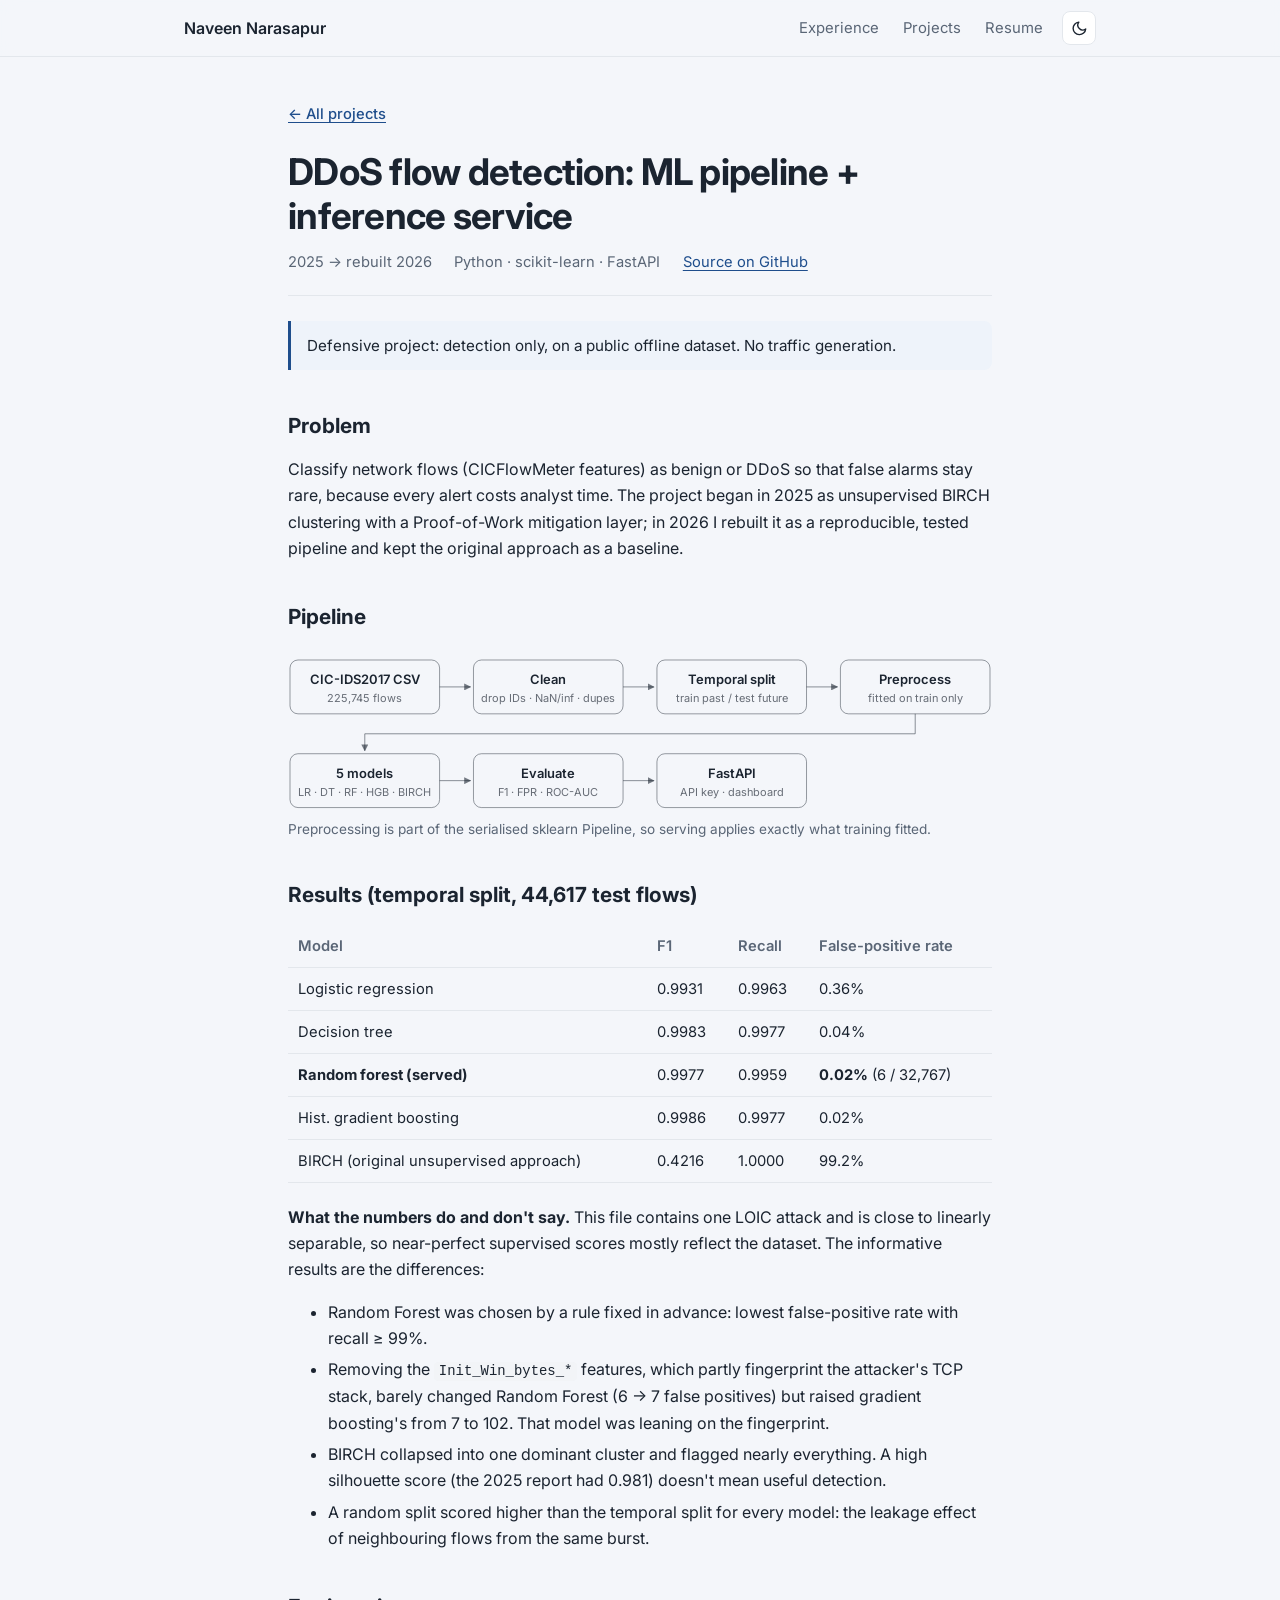
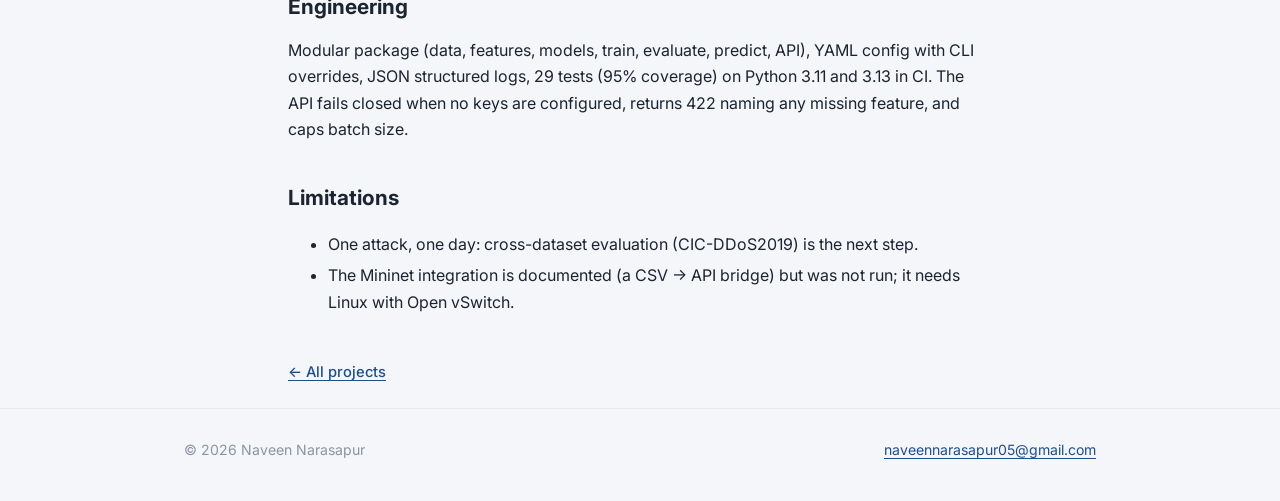
<file: projects/ddos-detection.html>
<!doctype html>
<html lang="en">
<head>
<meta charset="utf-8">
<meta name="viewport" content="width=device-width, initial-scale=1">
<title>DDoS flow detection: ML pipeline + inference service — Naveen Narasapur</title>
<meta name="description" content="Case study: leakage-aware DDoS detection on CIC-IDS2017 (223K flows), five models compared under a temporal split, Random Forest served by an authenticated FastAPI service. F1 0.998 at 0.02% false-positive rate.">
<link rel="canonical" href="https://naveen-narasapur.in/projects/ddos-detection.html">
<meta property="og:type" content="article">
<meta property="og:title" content="DDoS flow detection: ML pipeline + inference service">
<meta property="og:description" content="Case study: leakage-aware DDoS detection on CIC-IDS2017 (223K flows), five models compared under a temporal split, Random Forest served by an authenticated FastAPI service. F1 0.998 at 0.02% false-positive rate.">
<meta property="og:url" content="https://naveen-narasapur.in/projects/ddos-detection.html">
<meta property="og:image" content="https://naveen-narasapur.in/assets/og.png">
<link rel="icon" href="/assets/favicon.svg" type="image/svg+xml">
<script>try{var t=localStorage.getItem("theme");if(t)document.documentElement.setAttribute("data-theme",t)}catch(e){}</script>
<link rel="stylesheet" href="/assets/style.css?v=26f8dd9f">
<script src="/assets/theme.js?v=e8a6a6ae" defer></script>
</head>
<body>
<a class="skip" href="#main">Skip to content</a>
<header class="site"><div class="wrap">
  <a class="brand" href="/">Naveen Narasapur</a>
  <div class="nav-right"><nav aria-label="Primary"><ul><li><a href="/#experience">Experience</a></li><li><a href="/#projects">Projects</a></li><li><a href="/resume.pdf">Resume</a></li></ul></nav><button class="theme-toggle" type="button" aria-label="Switch colour theme"><svg class="moon" viewBox="0 0 24 24" fill="none" stroke="currentColor" stroke-width="2" stroke-linecap="round" stroke-linejoin="round" aria-hidden="true"><path d="M21 12.8A9 9 0 1 1 11.2 3a7 7 0 0 0 9.8 9.8z"/></svg><svg class="sun" viewBox="0 0 24 24" fill="none" stroke="currentColor" stroke-width="2" stroke-linecap="round" stroke-linejoin="round" aria-hidden="true"><circle cx="12" cy="12" r="4"/><path d="M12 2v2M12 20v2M4.9 4.9l1.4 1.4M17.7 17.7l1.4 1.4M2 12h2M20 12h2M4.9 19.1l1.4-1.4M17.7 6.3l1.4-1.4"/></svg></button></div>
</div></header>
<main id="main"><div class="wrap"><article>
<p class="crumb"><a href="/#projects">← All projects</a></p>
<h1>DDoS flow detection: ML pipeline + inference service</h1>
<div class="meta"><span>2025 → rebuilt 2026</span><span>Python · scikit-learn · FastAPI</span><span><a href="https://github.com/NaveenNarasapur/ddos-detection">Source on GitHub</a></span></div>

<p class="note">Defensive project: detection only, on a public offline dataset. No traffic generation.</p>
<h2>Problem</h2>
<p>Classify network flows (CICFlowMeter features) as benign or DDoS so that false alarms stay rare, because every alert costs analyst time. The project began in 2025 as unsupervised BIRCH clustering with a Proof-of-Work mitigation layer; in 2026 I rebuilt it as a reproducible, tested pipeline and kept the original approach as a baseline.</p>

<h2>Pipeline</h2>
<figure><svg viewBox="-2 0 706 152" role="img" aria-label="Preprocessing is part of the serialised sklearn Pipeline, so serving applies exactly what training fitted." style="color:var(--text);font-family:var(--sans)"><defs><marker id="a" viewBox="0 0 10 10" refX="9" refY="5" markerWidth="7" markerHeight="7" orient="auto-start-reverse"><path d="M0 0L10 5L0 10z" fill="currentColor" fill-opacity=".6"/></marker></defs><rect x="0" y="2" width="150" height="54" rx="8" fill="none" stroke="currentColor" stroke-opacity=".45"/><text x="75.0" y="26" text-anchor="middle" font-size="13" font-weight="600" fill="currentColor">CIC-IDS2017 CSV</text><text x="75.0" y="44" text-anchor="middle" font-size="11" fill="currentColor" fill-opacity=".65">225,745 flows</text><line x1="150" y1="29" x2="181" y2="29" stroke="currentColor" stroke-opacity=".5" marker-end="url(#a)"/><rect x="184" y="2" width="150" height="54" rx="8" fill="none" stroke="currentColor" stroke-opacity=".45"/><text x="259.0" y="26" text-anchor="middle" font-size="13" font-weight="600" fill="currentColor">Clean</text><text x="259.0" y="44" text-anchor="middle" font-size="11" fill="currentColor" fill-opacity=".65">drop IDs · NaN/inf · dupes</text><line x1="334" y1="29" x2="365" y2="29" stroke="currentColor" stroke-opacity=".5" marker-end="url(#a)"/><rect x="368" y="2" width="150" height="54" rx="8" fill="none" stroke="currentColor" stroke-opacity=".45"/><text x="443.0" y="26" text-anchor="middle" font-size="13" font-weight="600" fill="currentColor">Temporal split</text><text x="443.0" y="44" text-anchor="middle" font-size="11" fill="currentColor" fill-opacity=".65">train past / test future</text><line x1="518" y1="29" x2="549" y2="29" stroke="currentColor" stroke-opacity=".5" marker-end="url(#a)"/><rect x="552" y="2" width="150" height="54" rx="8" fill="none" stroke="currentColor" stroke-opacity=".45"/><text x="627.0" y="26" text-anchor="middle" font-size="13" font-weight="600" fill="currentColor">Preprocess</text><text x="627.0" y="44" text-anchor="middle" font-size="11" fill="currentColor" fill-opacity=".65">fitted on train only</text><path d="M627.0 56 V76 H75.0 V93" fill="none" stroke="currentColor" stroke-opacity=".5" marker-end="url(#a)"/><rect x="0" y="96" width="150" height="54" rx="8" fill="none" stroke="currentColor" stroke-opacity=".45"/><text x="75.0" y="120" text-anchor="middle" font-size="13" font-weight="600" fill="currentColor">5 models</text><text x="75.0" y="138" text-anchor="middle" font-size="11" fill="currentColor" fill-opacity=".65">LR · DT · RF · HGB · BIRCH</text><line x1="150" y1="123" x2="181" y2="123" stroke="currentColor" stroke-opacity=".5" marker-end="url(#a)"/><rect x="184" y="96" width="150" height="54" rx="8" fill="none" stroke="currentColor" stroke-opacity=".45"/><text x="259.0" y="120" text-anchor="middle" font-size="13" font-weight="600" fill="currentColor">Evaluate</text><text x="259.0" y="138" text-anchor="middle" font-size="11" fill="currentColor" fill-opacity=".65">F1 · FPR · ROC-AUC</text><line x1="334" y1="123" x2="365" y2="123" stroke="currentColor" stroke-opacity=".5" marker-end="url(#a)"/><rect x="368" y="96" width="150" height="54" rx="8" fill="none" stroke="currentColor" stroke-opacity=".45"/><text x="443.0" y="120" text-anchor="middle" font-size="13" font-weight="600" fill="currentColor">FastAPI</text><text x="443.0" y="138" text-anchor="middle" font-size="11" fill="currentColor" fill-opacity=".65">API key · dashboard</text></svg><figcaption>Preprocessing is part of the serialised sklearn Pipeline, so serving applies exactly what training fitted.</figcaption></figure>

<h2>Results (temporal split, 44,617 test flows)</h2>
<table>
<tr><th>Model</th><th>F1</th><th>Recall</th><th>False-positive rate</th></tr>
<tr><td>Logistic regression</td><td>0.9931</td><td>0.9963</td><td>0.36%</td></tr>
<tr><td>Decision tree</td><td>0.9983</td><td>0.9977</td><td>0.04%</td></tr>
<tr><td><b>Random forest (served)</b></td><td>0.9977</td><td>0.9959</td><td><b>0.02%</b> (6 / 32,767)</td></tr>
<tr><td>Hist. gradient boosting</td><td>0.9986</td><td>0.9977</td><td>0.02%</td></tr>
<tr><td>BIRCH (original unsupervised approach)</td><td>0.4216</td><td>1.0000</td><td>99.2%</td></tr>
</table>
<p><b>What the numbers do and don't say.</b> This file contains one LOIC attack and is close to linearly separable, so near-perfect supervised scores mostly reflect the dataset. The informative results are the differences:</p>
<ul>
<li>Random Forest was chosen by a rule fixed in advance: lowest false-positive rate with recall ≥ 99%.</li>
<li>Removing the <code>Init_Win_bytes_*</code> features, which partly fingerprint the attacker's TCP stack, barely changed Random Forest (6 → 7 false positives) but raised gradient boosting's from 7 to 102. That model was leaning on the fingerprint.</li>
<li>BIRCH collapsed into one dominant cluster and flagged nearly everything. A high silhouette score (the 2025 report had 0.981) doesn't mean useful detection.</li>
<li>A random split scored higher than the temporal split for every model: the leakage effect of neighbouring flows from the same burst.</li>
</ul>

<h2>Engineering</h2>
<p>Modular package (data, features, models, train, evaluate, predict, API), YAML config with CLI overrides, JSON structured logs, 29 tests (95% coverage) on Python 3.11 and 3.13 in CI. The API fails closed when no keys are configured, returns 422 naming any missing feature, and caps batch size.</p>

<h2>Limitations</h2>
<ul><li>One attack, one day: cross-dataset evaluation (CIC-DDoS2019) is the next step.</li><li>The Mininet integration is documented (a CSV → API bridge) but was not run; it needs Linux with Open vSwitch.</li></ul>

<p class="crumb"><a href="/#projects">← All projects</a></p>
</article></div></main>
<footer><div class="wrap"><span>© 2026 Naveen Narasapur</span><span><a href="mailto:naveennarasapur05@gmail.com">naveennarasapur05@gmail.com</a></span></div></footer>
</body>
</html>
</file>
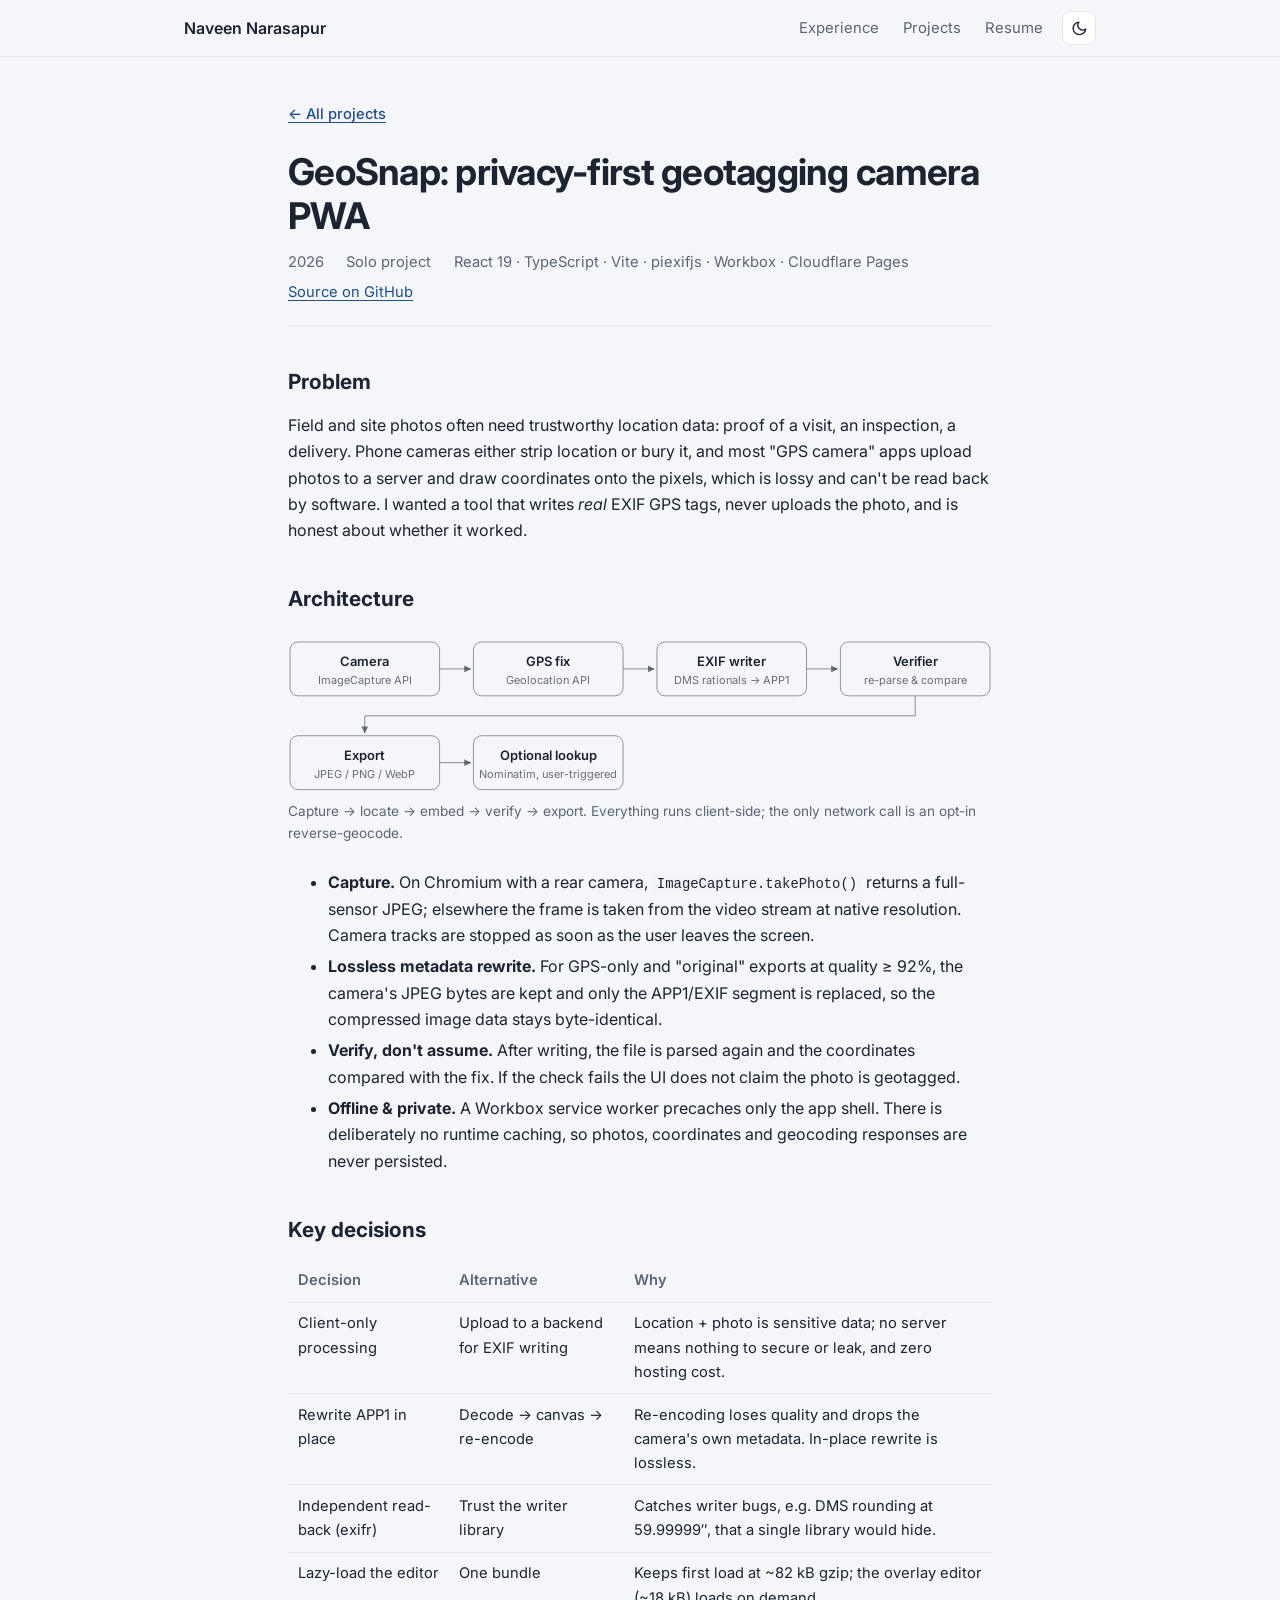
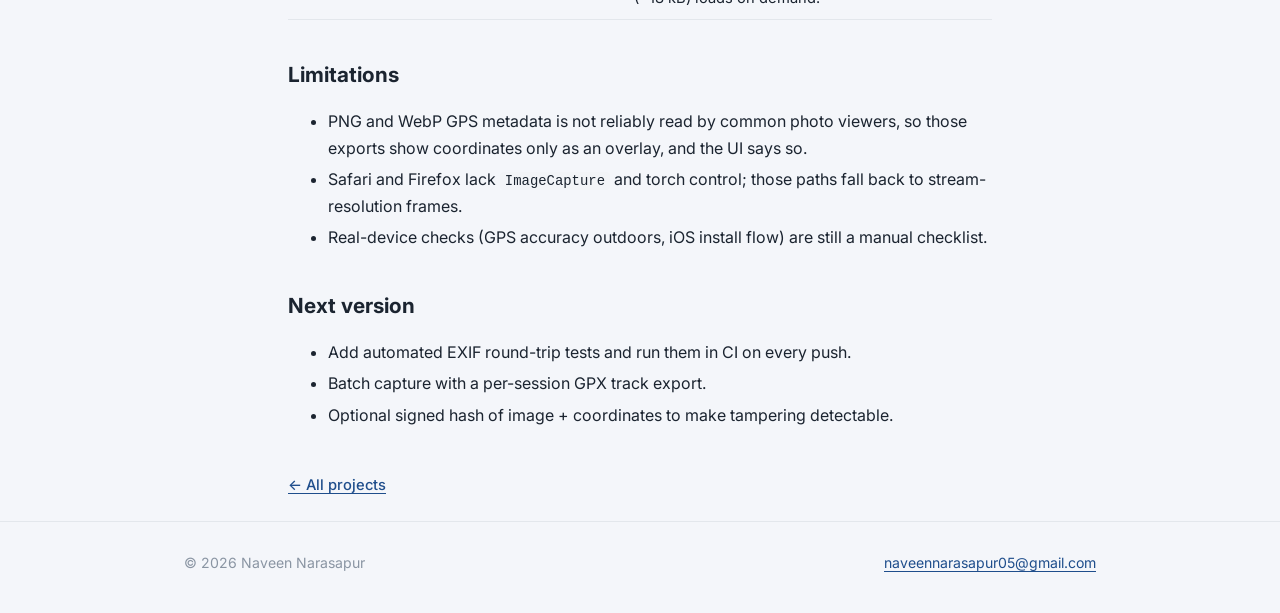
<file: projects/geosnap.html>
<!doctype html>
<html lang="en">
<head>
<meta charset="utf-8">
<meta name="viewport" content="width=device-width, initial-scale=1">
<title>GeoSnap: privacy-first geotagging camera PWA — Naveen Narasapur</title>
<meta name="description" content="Case study: a React + TypeScript PWA that embeds and verifies GPS EXIF in camera JPEGs entirely in the browser, with lossless metadata rewriting.">
<link rel="canonical" href="https://naveen-narasapur.in/projects/geosnap.html">
<meta property="og:type" content="article">
<meta property="og:title" content="GeoSnap: privacy-first geotagging camera PWA">
<meta property="og:description" content="Case study: a React + TypeScript PWA that embeds and verifies GPS EXIF in camera JPEGs entirely in the browser, with lossless metadata rewriting.">
<meta property="og:url" content="https://naveen-narasapur.in/projects/geosnap.html">
<meta property="og:image" content="https://naveen-narasapur.in/assets/og.png">
<link rel="icon" href="/assets/favicon.svg" type="image/svg+xml">
<script>try{var t=localStorage.getItem("theme");if(t)document.documentElement.setAttribute("data-theme",t)}catch(e){}</script>
<link rel="stylesheet" href="/assets/style.css?v=26f8dd9f">
<script src="/assets/theme.js?v=e8a6a6ae" defer></script>
</head>
<body>
<a class="skip" href="#main">Skip to content</a>
<header class="site"><div class="wrap">
  <a class="brand" href="/">Naveen Narasapur</a>
  <div class="nav-right"><nav aria-label="Primary"><ul><li><a href="/#experience">Experience</a></li><li><a href="/#projects">Projects</a></li><li><a href="/resume.pdf">Resume</a></li></ul></nav><button class="theme-toggle" type="button" aria-label="Switch colour theme"><svg class="moon" viewBox="0 0 24 24" fill="none" stroke="currentColor" stroke-width="2" stroke-linecap="round" stroke-linejoin="round" aria-hidden="true"><path d="M21 12.8A9 9 0 1 1 11.2 3a7 7 0 0 0 9.8 9.8z"/></svg><svg class="sun" viewBox="0 0 24 24" fill="none" stroke="currentColor" stroke-width="2" stroke-linecap="round" stroke-linejoin="round" aria-hidden="true"><circle cx="12" cy="12" r="4"/><path d="M12 2v2M12 20v2M4.9 4.9l1.4 1.4M17.7 17.7l1.4 1.4M2 12h2M20 12h2M4.9 19.1l1.4-1.4M17.7 6.3l1.4-1.4"/></svg></button></div>
</div></header>
<main id="main"><div class="wrap"><article>
<p class="crumb"><a href="/#projects">← All projects</a></p>
<h1>GeoSnap: privacy-first geotagging camera PWA</h1>
<div class="meta"><span>2026</span><span>Solo project</span><span>React 19 · TypeScript · Vite · piexifjs · Workbox · Cloudflare Pages</span><span><a href="https://github.com/NaveenNarasapur/geosnap">Source on GitHub</a></span></div>

<h2>Problem</h2>
<p>Field and site photos often need trustworthy location data: proof of a visit, an inspection, a delivery. Phone cameras either strip location or bury it, and most "GPS camera" apps upload photos to a server and draw coordinates onto the pixels, which is lossy and can't be read back by software. I wanted a tool that writes <em>real</em> EXIF GPS tags, never uploads the photo, and is honest about whether it worked.</p>

<h2>Architecture</h2>
<figure><svg viewBox="-2 0 706 152" role="img" aria-label="Capture → locate → embed → verify → export. Everything runs client-side; the only network call is an opt-in reverse-geocode." style="color:var(--text);font-family:var(--sans)"><defs><marker id="a" viewBox="0 0 10 10" refX="9" refY="5" markerWidth="7" markerHeight="7" orient="auto-start-reverse"><path d="M0 0L10 5L0 10z" fill="currentColor" fill-opacity=".6"/></marker></defs><rect x="0" y="2" width="150" height="54" rx="8" fill="none" stroke="currentColor" stroke-opacity=".45"/><text x="75.0" y="26" text-anchor="middle" font-size="13" font-weight="600" fill="currentColor">Camera</text><text x="75.0" y="44" text-anchor="middle" font-size="11" fill="currentColor" fill-opacity=".65">ImageCapture API</text><line x1="150" y1="29" x2="181" y2="29" stroke="currentColor" stroke-opacity=".5" marker-end="url(#a)"/><rect x="184" y="2" width="150" height="54" rx="8" fill="none" stroke="currentColor" stroke-opacity=".45"/><text x="259.0" y="26" text-anchor="middle" font-size="13" font-weight="600" fill="currentColor">GPS fix</text><text x="259.0" y="44" text-anchor="middle" font-size="11" fill="currentColor" fill-opacity=".65">Geolocation API</text><line x1="334" y1="29" x2="365" y2="29" stroke="currentColor" stroke-opacity=".5" marker-end="url(#a)"/><rect x="368" y="2" width="150" height="54" rx="8" fill="none" stroke="currentColor" stroke-opacity=".45"/><text x="443.0" y="26" text-anchor="middle" font-size="13" font-weight="600" fill="currentColor">EXIF writer</text><text x="443.0" y="44" text-anchor="middle" font-size="11" fill="currentColor" fill-opacity=".65">DMS rationals → APP1</text><line x1="518" y1="29" x2="549" y2="29" stroke="currentColor" stroke-opacity=".5" marker-end="url(#a)"/><rect x="552" y="2" width="150" height="54" rx="8" fill="none" stroke="currentColor" stroke-opacity=".45"/><text x="627.0" y="26" text-anchor="middle" font-size="13" font-weight="600" fill="currentColor">Verifier</text><text x="627.0" y="44" text-anchor="middle" font-size="11" fill="currentColor" fill-opacity=".65">re-parse & compare</text><path d="M627.0 56 V76 H75.0 V93" fill="none" stroke="currentColor" stroke-opacity=".5" marker-end="url(#a)"/><rect x="0" y="96" width="150" height="54" rx="8" fill="none" stroke="currentColor" stroke-opacity=".45"/><text x="75.0" y="120" text-anchor="middle" font-size="13" font-weight="600" fill="currentColor">Export</text><text x="75.0" y="138" text-anchor="middle" font-size="11" fill="currentColor" fill-opacity=".65">JPEG / PNG / WebP</text><line x1="150" y1="123" x2="181" y2="123" stroke="currentColor" stroke-opacity=".5" marker-end="url(#a)"/><rect x="184" y="96" width="150" height="54" rx="8" fill="none" stroke="currentColor" stroke-opacity=".45"/><text x="259.0" y="120" text-anchor="middle" font-size="13" font-weight="600" fill="currentColor">Optional lookup</text><text x="259.0" y="138" text-anchor="middle" font-size="11" fill="currentColor" fill-opacity=".65">Nominatim, user-triggered</text></svg><figcaption>Capture → locate → embed → verify → export. Everything runs client-side; the only network call is an opt-in reverse-geocode.</figcaption></figure>
<ul>
<li><b>Capture.</b> On Chromium with a rear camera, <code>ImageCapture.takePhoto()</code> returns a full-sensor JPEG; elsewhere the frame is taken from the video stream at native resolution. Camera tracks are stopped as soon as the user leaves the screen.</li>
<li><b>Lossless metadata rewrite.</b> For GPS-only and "original" exports at quality ≥ 92%, the camera's JPEG bytes are kept and only the APP1/EXIF segment is replaced, so the compressed image data stays byte-identical.</li>
<li><b>Verify, don't assume.</b> After writing, the file is parsed again and the coordinates compared with the fix. If the check fails the UI does not claim the photo is geotagged.</li>
<li><b>Offline & private.</b> A Workbox service worker precaches only the app shell. There is deliberately no runtime caching, so photos, coordinates and geocoding responses are never persisted.</li>
</ul>

<h2>Key decisions</h2>
<table>
<tr><th>Decision</th><th>Alternative</th><th>Why</th></tr>
<tr><td>Client-only processing</td><td>Upload to a backend for EXIF writing</td><td>Location + photo is sensitive data; no server means nothing to secure or leak, and zero hosting cost.</td></tr>
<tr><td>Rewrite APP1 in place</td><td>Decode → canvas → re-encode</td><td>Re-encoding loses quality and drops the camera's own metadata. In-place rewrite is lossless.</td></tr>
<tr><td>Independent read-back (exifr)</td><td>Trust the writer library</td><td>Catches writer bugs, e.g. DMS rounding at 59.99999″, that a single library would hide.</td></tr>
<tr><td>Lazy-load the editor</td><td>One bundle</td><td>Keeps first load at ~82 kB gzip; the overlay editor (~18 kB) loads on demand.</td></tr>
</table>

<h2>Limitations</h2>
<ul>
<li>PNG and WebP GPS metadata is not reliably read by common photo viewers, so those exports show coordinates only as an overlay, and the UI says so.</li>
<li>Safari and Firefox lack <code>ImageCapture</code> and torch control; those paths fall back to stream-resolution frames.</li>
<li>Real-device checks (GPS accuracy outdoors, iOS install flow) are still a manual checklist.</li>
</ul>
<h2>Next version</h2>
<ul><li>Add automated EXIF round-trip tests and run them in CI on every push.</li><li>Batch capture with a per-session GPX track export.</li><li>Optional signed hash of image + coordinates to make tampering detectable.</li></ul>

<p class="crumb"><a href="/#projects">← All projects</a></p>
</article></div></main>
<footer><div class="wrap"><span>© 2026 Naveen Narasapur</span><span><a href="mailto:naveennarasapur05@gmail.com">naveennarasapur05@gmail.com</a></span></div></footer>
</body>
</html>
</file>
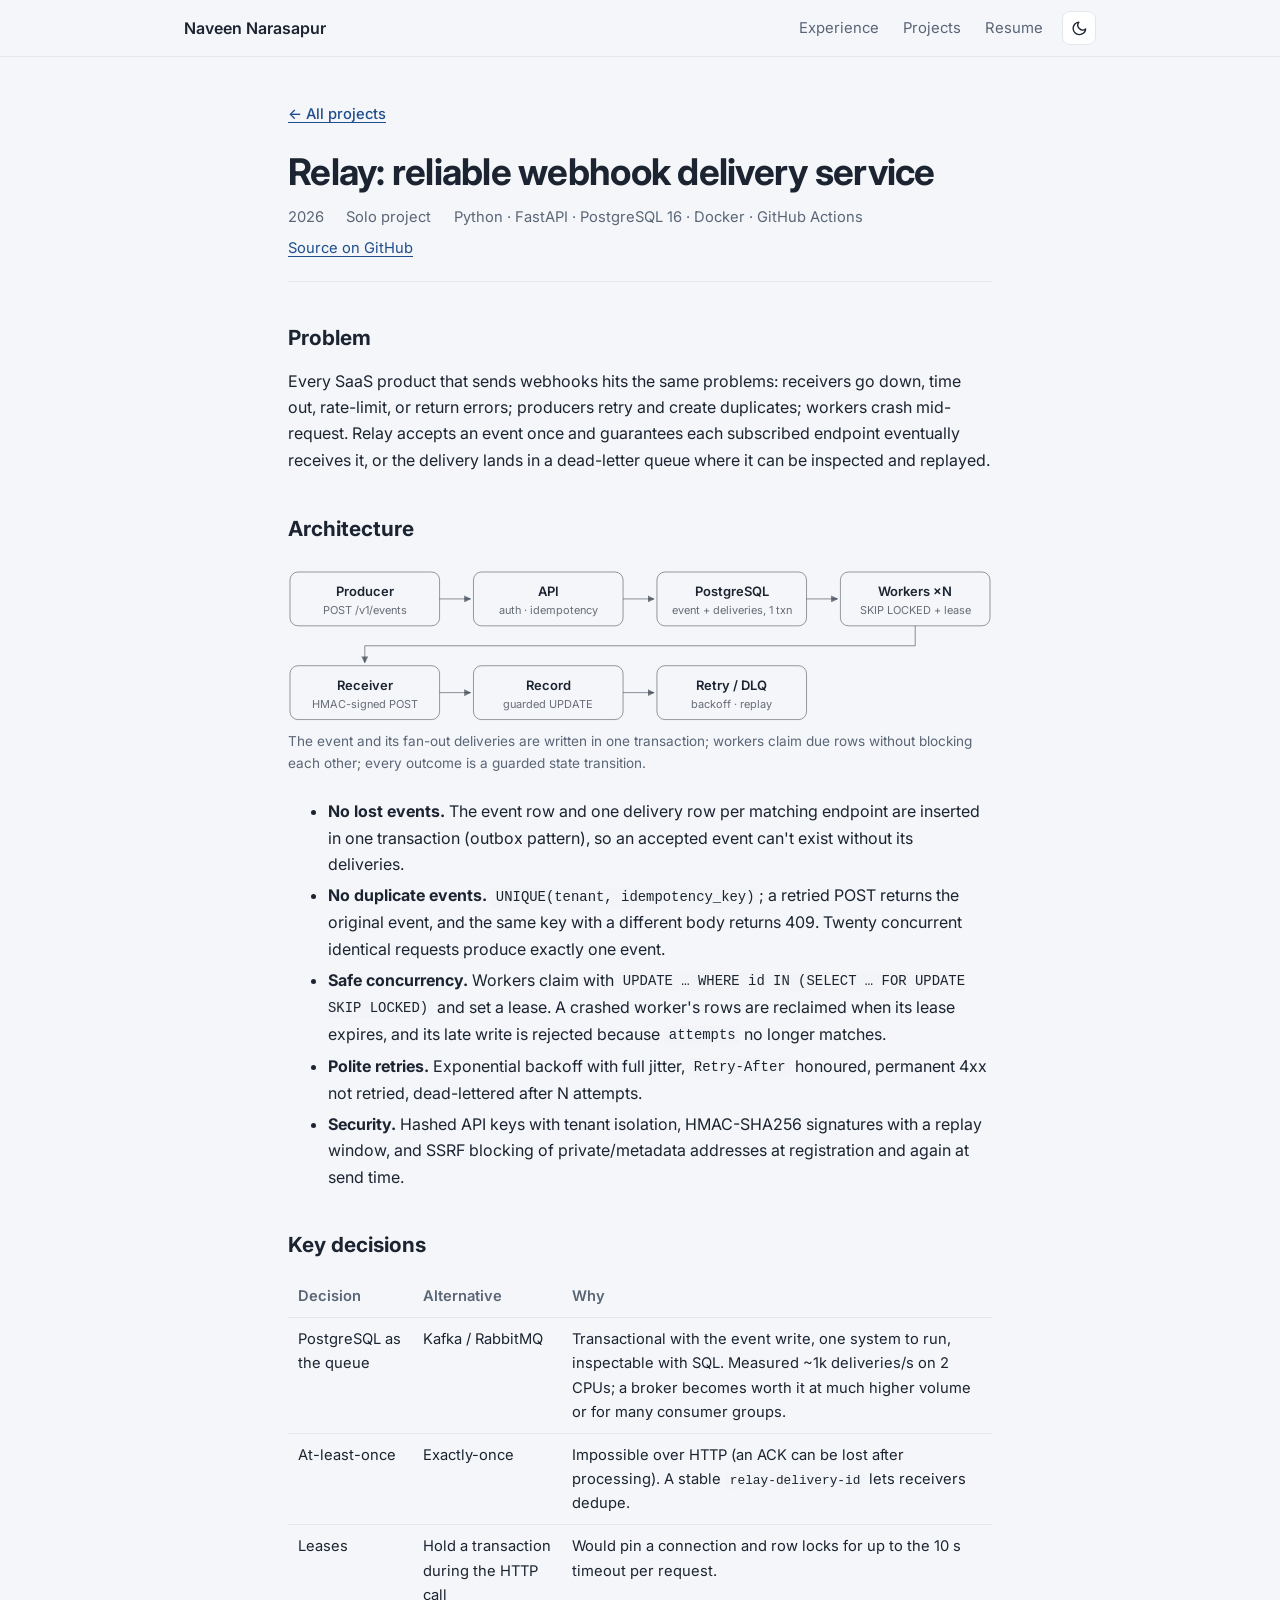
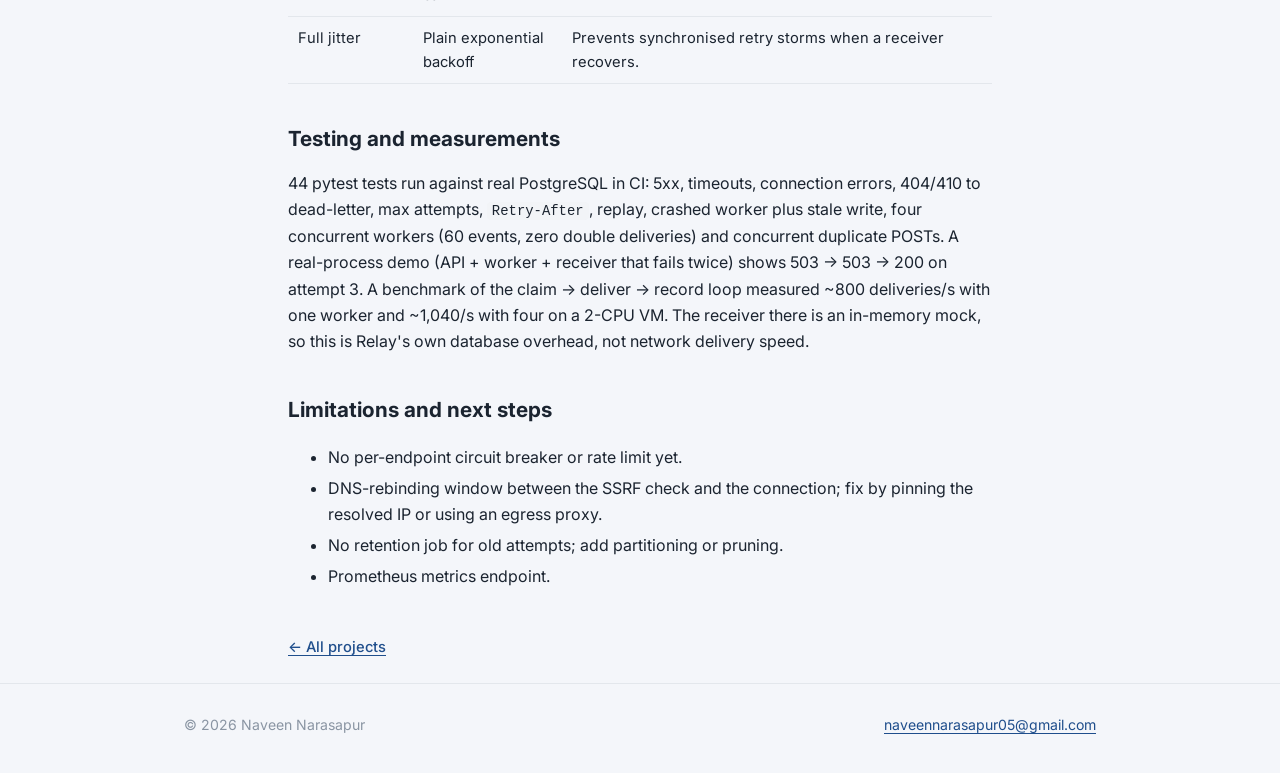
<file: projects/webhook-relay.html>
<!doctype html>
<html lang="en">
<head>
<meta charset="utf-8">
<meta name="viewport" content="width=device-width, initial-scale=1">
<title>Relay: reliable webhook delivery service — Naveen Narasapur</title>
<meta name="description" content="Case study: a FastAPI + PostgreSQL webhook delivery service with at-least-once delivery, SKIP LOCKED workers, exponential backoff, idempotency keys and a dead-letter queue. 44 tests, ~1,000 deliveries/s.">
<link rel="canonical" href="https://naveen-narasapur.in/projects/webhook-relay.html">
<meta property="og:type" content="article">
<meta property="og:title" content="Relay: reliable webhook delivery service">
<meta property="og:description" content="Case study: a FastAPI + PostgreSQL webhook delivery service with at-least-once delivery, SKIP LOCKED workers, exponential backoff, idempotency keys and a dead-letter queue. 44 tests, ~1,000 deliveries/s.">
<meta property="og:url" content="https://naveen-narasapur.in/projects/webhook-relay.html">
<meta property="og:image" content="https://naveen-narasapur.in/assets/og.png">
<link rel="icon" href="/assets/favicon.svg" type="image/svg+xml">
<script>try{var t=localStorage.getItem("theme");if(t)document.documentElement.setAttribute("data-theme",t)}catch(e){}</script>
<link rel="stylesheet" href="/assets/style.css?v=26f8dd9f">
<script src="/assets/theme.js?v=e8a6a6ae" defer></script>
</head>
<body>
<a class="skip" href="#main">Skip to content</a>
<header class="site"><div class="wrap">
  <a class="brand" href="/">Naveen Narasapur</a>
  <div class="nav-right"><nav aria-label="Primary"><ul><li><a href="/#experience">Experience</a></li><li><a href="/#projects">Projects</a></li><li><a href="/resume.pdf">Resume</a></li></ul></nav><button class="theme-toggle" type="button" aria-label="Switch colour theme"><svg class="moon" viewBox="0 0 24 24" fill="none" stroke="currentColor" stroke-width="2" stroke-linecap="round" stroke-linejoin="round" aria-hidden="true"><path d="M21 12.8A9 9 0 1 1 11.2 3a7 7 0 0 0 9.8 9.8z"/></svg><svg class="sun" viewBox="0 0 24 24" fill="none" stroke="currentColor" stroke-width="2" stroke-linecap="round" stroke-linejoin="round" aria-hidden="true"><circle cx="12" cy="12" r="4"/><path d="M12 2v2M12 20v2M4.9 4.9l1.4 1.4M17.7 17.7l1.4 1.4M2 12h2M20 12h2M4.9 19.1l1.4-1.4M17.7 6.3l1.4-1.4"/></svg></button></div>
</div></header>
<main id="main"><div class="wrap"><article>
<p class="crumb"><a href="/#projects">← All projects</a></p>
<h1>Relay: reliable webhook delivery service</h1>
<div class="meta"><span>2026</span><span>Solo project</span><span>Python · FastAPI · PostgreSQL 16 · Docker · GitHub Actions</span><span><a href="https://github.com/NaveenNarasapur/webhook-relay">Source on GitHub</a></span></div>

<h2>Problem</h2>
<p>Every SaaS product that sends webhooks hits the same problems: receivers go down, time out, rate-limit, or return errors; producers retry and create duplicates; workers crash mid-request. Relay accepts an event once and guarantees each subscribed endpoint eventually receives it, or the delivery lands in a dead-letter queue where it can be inspected and replayed.</p>

<h2>Architecture</h2>
<figure><svg viewBox="-2 0 706 152" role="img" aria-label="The event and its fan-out deliveries are written in one transaction; workers claim due rows without blocking each other; every outcome is a guarded state transition." style="color:var(--text);font-family:var(--sans)"><defs><marker id="a" viewBox="0 0 10 10" refX="9" refY="5" markerWidth="7" markerHeight="7" orient="auto-start-reverse"><path d="M0 0L10 5L0 10z" fill="currentColor" fill-opacity=".6"/></marker></defs><rect x="0" y="2" width="150" height="54" rx="8" fill="none" stroke="currentColor" stroke-opacity=".45"/><text x="75.0" y="26" text-anchor="middle" font-size="13" font-weight="600" fill="currentColor">Producer</text><text x="75.0" y="44" text-anchor="middle" font-size="11" fill="currentColor" fill-opacity=".65">POST /v1/events</text><line x1="150" y1="29" x2="181" y2="29" stroke="currentColor" stroke-opacity=".5" marker-end="url(#a)"/><rect x="184" y="2" width="150" height="54" rx="8" fill="none" stroke="currentColor" stroke-opacity=".45"/><text x="259.0" y="26" text-anchor="middle" font-size="13" font-weight="600" fill="currentColor">API</text><text x="259.0" y="44" text-anchor="middle" font-size="11" fill="currentColor" fill-opacity=".65">auth · idempotency</text><line x1="334" y1="29" x2="365" y2="29" stroke="currentColor" stroke-opacity=".5" marker-end="url(#a)"/><rect x="368" y="2" width="150" height="54" rx="8" fill="none" stroke="currentColor" stroke-opacity=".45"/><text x="443.0" y="26" text-anchor="middle" font-size="13" font-weight="600" fill="currentColor">PostgreSQL</text><text x="443.0" y="44" text-anchor="middle" font-size="11" fill="currentColor" fill-opacity=".65">event + deliveries, 1 txn</text><line x1="518" y1="29" x2="549" y2="29" stroke="currentColor" stroke-opacity=".5" marker-end="url(#a)"/><rect x="552" y="2" width="150" height="54" rx="8" fill="none" stroke="currentColor" stroke-opacity=".45"/><text x="627.0" y="26" text-anchor="middle" font-size="13" font-weight="600" fill="currentColor">Workers ×N</text><text x="627.0" y="44" text-anchor="middle" font-size="11" fill="currentColor" fill-opacity=".65">SKIP LOCKED + lease</text><path d="M627.0 56 V76 H75.0 V93" fill="none" stroke="currentColor" stroke-opacity=".5" marker-end="url(#a)"/><rect x="0" y="96" width="150" height="54" rx="8" fill="none" stroke="currentColor" stroke-opacity=".45"/><text x="75.0" y="120" text-anchor="middle" font-size="13" font-weight="600" fill="currentColor">Receiver</text><text x="75.0" y="138" text-anchor="middle" font-size="11" fill="currentColor" fill-opacity=".65">HMAC-signed POST</text><line x1="150" y1="123" x2="181" y2="123" stroke="currentColor" stroke-opacity=".5" marker-end="url(#a)"/><rect x="184" y="96" width="150" height="54" rx="8" fill="none" stroke="currentColor" stroke-opacity=".45"/><text x="259.0" y="120" text-anchor="middle" font-size="13" font-weight="600" fill="currentColor">Record</text><text x="259.0" y="138" text-anchor="middle" font-size="11" fill="currentColor" fill-opacity=".65">guarded UPDATE</text><line x1="334" y1="123" x2="365" y2="123" stroke="currentColor" stroke-opacity=".5" marker-end="url(#a)"/><rect x="368" y="96" width="150" height="54" rx="8" fill="none" stroke="currentColor" stroke-opacity=".45"/><text x="443.0" y="120" text-anchor="middle" font-size="13" font-weight="600" fill="currentColor">Retry / DLQ</text><text x="443.0" y="138" text-anchor="middle" font-size="11" fill="currentColor" fill-opacity=".65">backoff · replay</text></svg><figcaption>The event and its fan-out deliveries are written in one transaction; workers claim due rows without blocking each other; every outcome is a guarded state transition.</figcaption></figure>
<ul>
<li><b>No lost events.</b> The event row and one delivery row per matching endpoint are inserted in one transaction (outbox pattern), so an accepted event can't exist without its deliveries.</li>
<li><b>No duplicate events.</b> <code>UNIQUE(tenant, idempotency_key)</code>; a retried POST returns the original event, and the same key with a different body returns 409. Twenty concurrent identical requests produce exactly one event.</li>
<li><b>Safe concurrency.</b> Workers claim with <code>UPDATE … WHERE id IN (SELECT … FOR UPDATE SKIP LOCKED)</code> and set a lease. A crashed worker's rows are reclaimed when its lease expires, and its late write is rejected because <code>attempts</code> no longer matches.</li>
<li><b>Polite retries.</b> Exponential backoff with full jitter, <code>Retry-After</code> honoured, permanent 4xx not retried, dead-lettered after N attempts.</li>
<li><b>Security.</b> Hashed API keys with tenant isolation, HMAC-SHA256 signatures with a replay window, and SSRF blocking of private/metadata addresses at registration and again at send time.</li>
</ul>

<h2>Key decisions</h2>
<table>
<tr><th>Decision</th><th>Alternative</th><th>Why</th></tr>
<tr><td>PostgreSQL as the queue</td><td>Kafka / RabbitMQ</td><td>Transactional with the event write, one system to run, inspectable with SQL. Measured ~1k deliveries/s on 2 CPUs; a broker becomes worth it at much higher volume or for many consumer groups.</td></tr>
<tr><td>At-least-once</td><td>Exactly-once</td><td>Impossible over HTTP (an ACK can be lost after processing). A stable <code>relay-delivery-id</code> lets receivers dedupe.</td></tr>
<tr><td>Leases</td><td>Hold a transaction during the HTTP call</td><td>Would pin a connection and row locks for up to the 10 s timeout per request.</td></tr>
<tr><td>Full jitter</td><td>Plain exponential backoff</td><td>Prevents synchronised retry storms when a receiver recovers.</td></tr>
</table>

<h2>Testing and measurements</h2>
<p>44 pytest tests run against real PostgreSQL in CI: 5xx, timeouts, connection errors, 404/410 to dead-letter, max attempts, <code>Retry-After</code>, replay, crashed worker plus stale write, four concurrent workers (60 events, zero double deliveries) and concurrent duplicate POSTs. A real-process demo (API + worker + receiver that fails twice) shows 503 → 503 → 200 on attempt 3. A benchmark of the claim → deliver → record loop measured ~800 deliveries/s with one worker and ~1,040/s with four on a 2-CPU VM. The receiver there is an in-memory mock, so this is Relay's own database overhead, not network delivery speed.</p>

<h2>Limitations and next steps</h2>
<ul><li>No per-endpoint circuit breaker or rate limit yet.</li><li>DNS-rebinding window between the SSRF check and the connection; fix by pinning the resolved IP or using an egress proxy.</li><li>No retention job for old attempts; add partitioning or pruning.</li><li>Prometheus metrics endpoint.</li></ul>

<p class="crumb"><a href="/#projects">← All projects</a></p>
</article></div></main>
<footer><div class="wrap"><span>© 2026 Naveen Narasapur</span><span><a href="mailto:naveennarasapur05@gmail.com">naveennarasapur05@gmail.com</a></span></div></footer>
</body>
</html>
</file>
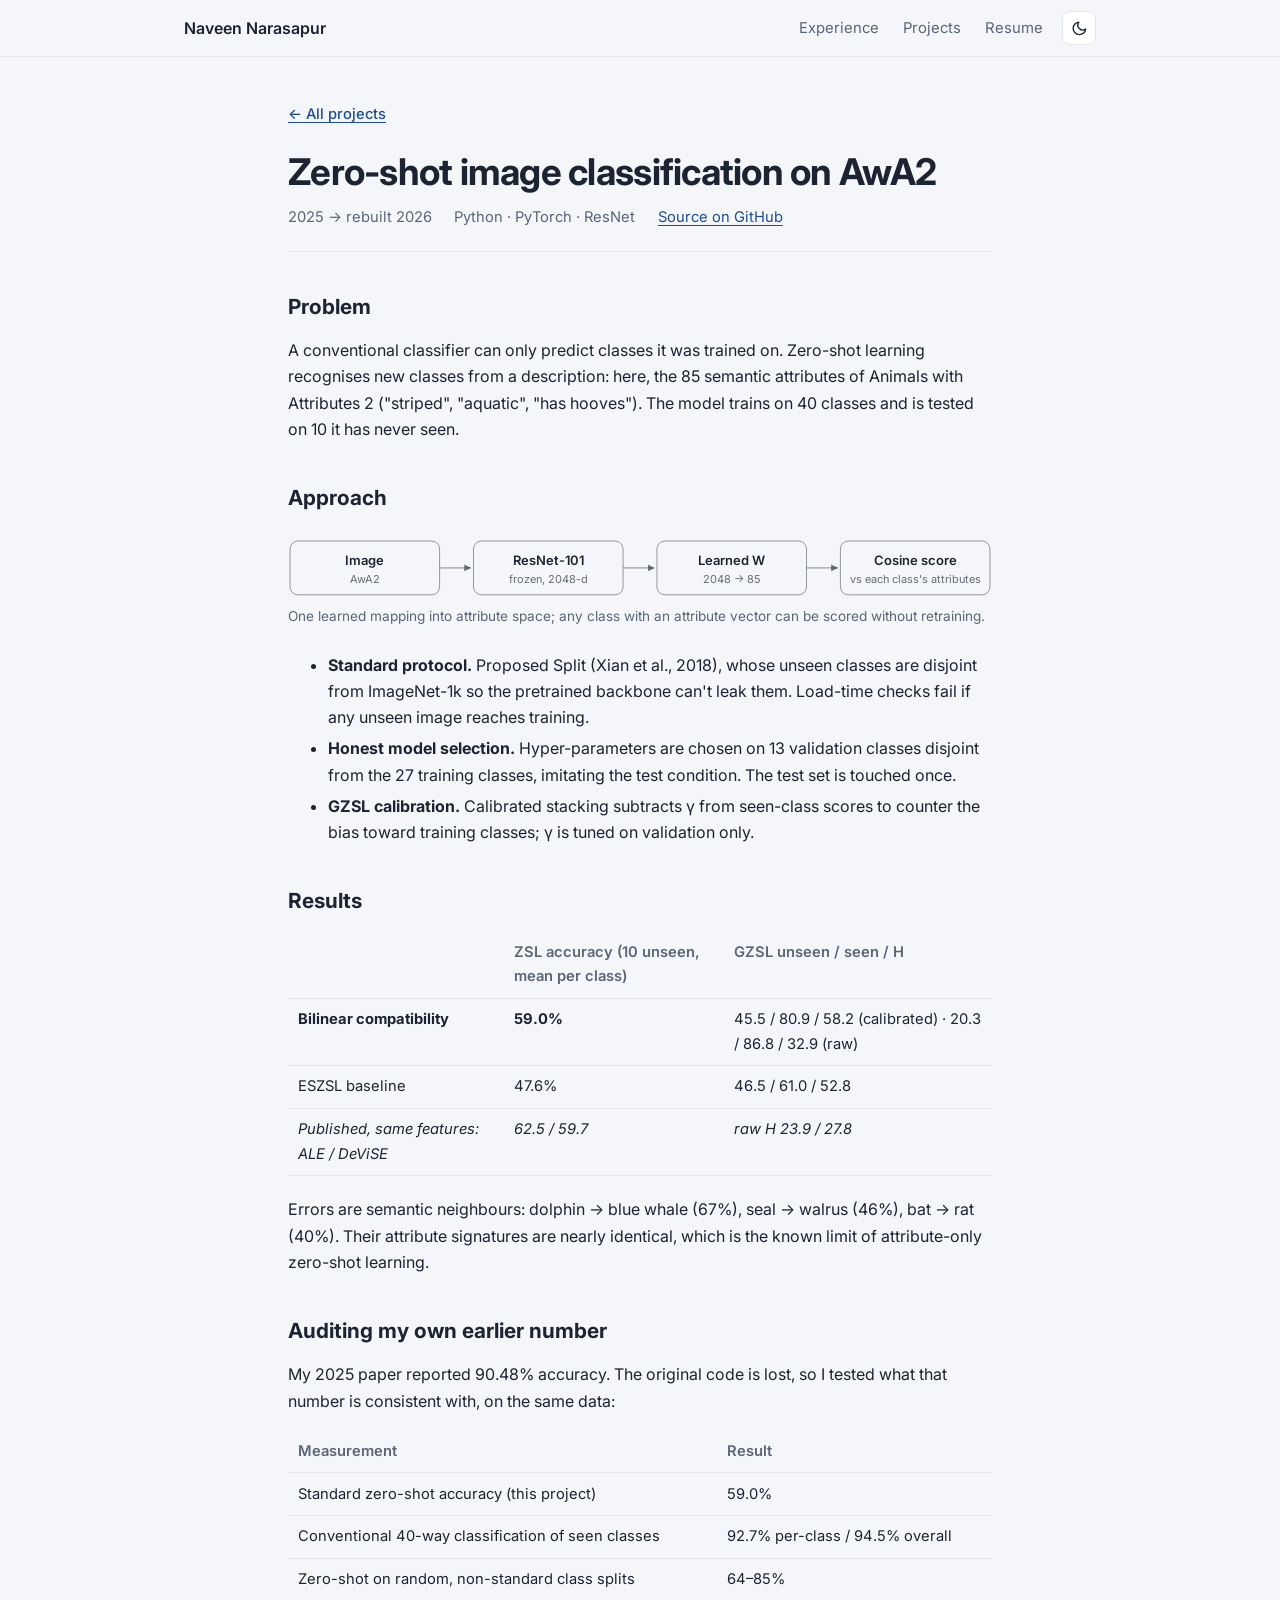
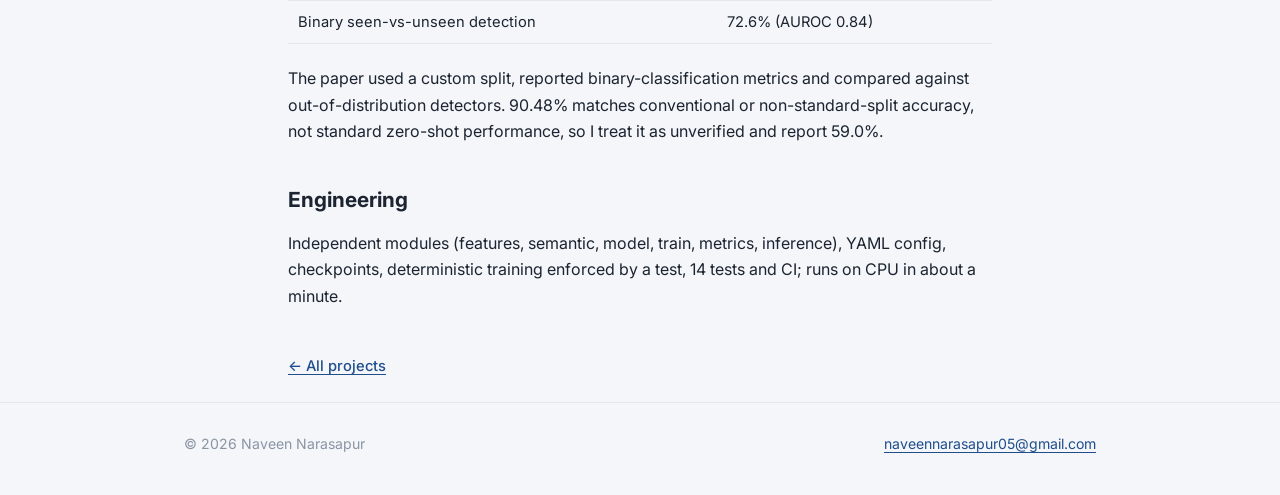
<file: projects/zero-shot.html>
<!doctype html>
<html lang="en">
<head>
<meta charset="utf-8">
<meta name="viewport" content="width=device-width, initial-scale=1">
<title>Zero-shot image classification on AwA2 — Naveen Narasapur</title>
<meta name="description" content="Case study: recognising unseen animal classes from attributes with ResNet-101 features and a learned compatibility function: 59.0% unseen-class accuracy on the standard Proposed Split, plus an audit of an earlier 90.48% claim.">
<link rel="canonical" href="https://naveen-narasapur.in/projects/zero-shot.html">
<meta property="og:type" content="article">
<meta property="og:title" content="Zero-shot image classification on AwA2">
<meta property="og:description" content="Case study: recognising unseen animal classes from attributes with ResNet-101 features and a learned compatibility function: 59.0% unseen-class accuracy on the standard Proposed Split, plus an audit of an earlier 90.48% claim.">
<meta property="og:url" content="https://naveen-narasapur.in/projects/zero-shot.html">
<meta property="og:image" content="https://naveen-narasapur.in/assets/og.png">
<link rel="icon" href="/assets/favicon.svg" type="image/svg+xml">
<script>try{var t=localStorage.getItem("theme");if(t)document.documentElement.setAttribute("data-theme",t)}catch(e){}</script>
<link rel="stylesheet" href="/assets/style.css?v=26f8dd9f">
<script src="/assets/theme.js?v=e8a6a6ae" defer></script>
</head>
<body>
<a class="skip" href="#main">Skip to content</a>
<header class="site"><div class="wrap">
  <a class="brand" href="/">Naveen Narasapur</a>
  <div class="nav-right"><nav aria-label="Primary"><ul><li><a href="/#experience">Experience</a></li><li><a href="/#projects">Projects</a></li><li><a href="/resume.pdf">Resume</a></li></ul></nav><button class="theme-toggle" type="button" aria-label="Switch colour theme"><svg class="moon" viewBox="0 0 24 24" fill="none" stroke="currentColor" stroke-width="2" stroke-linecap="round" stroke-linejoin="round" aria-hidden="true"><path d="M21 12.8A9 9 0 1 1 11.2 3a7 7 0 0 0 9.8 9.8z"/></svg><svg class="sun" viewBox="0 0 24 24" fill="none" stroke="currentColor" stroke-width="2" stroke-linecap="round" stroke-linejoin="round" aria-hidden="true"><circle cx="12" cy="12" r="4"/><path d="M12 2v2M12 20v2M4.9 4.9l1.4 1.4M17.7 17.7l1.4 1.4M2 12h2M20 12h2M4.9 19.1l1.4-1.4M17.7 6.3l1.4-1.4"/></svg></button></div>
</div></header>
<main id="main"><div class="wrap"><article>
<p class="crumb"><a href="/#projects">← All projects</a></p>
<h1>Zero-shot image classification on AwA2</h1>
<div class="meta"><span>2025 → rebuilt 2026</span><span>Python · PyTorch · ResNet</span><span><a href="https://github.com/NaveenNarasapur/zero-shot-awa2">Source on GitHub</a></span></div>

<h2>Problem</h2>
<p>A conventional classifier can only predict classes it was trained on. Zero-shot learning recognises new classes from a description: here, the 85 semantic attributes of Animals with Attributes 2 ("striped", "aquatic", "has hooves"). The model trains on 40 classes and is tested on 10 it has never seen.</p>

<h2>Approach</h2>
<figure><svg viewBox="-2 0 706 58" role="img" aria-label="One learned mapping into attribute space; any class with an attribute vector can be scored without retraining." style="color:var(--text);font-family:var(--sans)"><defs><marker id="a" viewBox="0 0 10 10" refX="9" refY="5" markerWidth="7" markerHeight="7" orient="auto-start-reverse"><path d="M0 0L10 5L0 10z" fill="currentColor" fill-opacity=".6"/></marker></defs><rect x="0" y="2" width="150" height="54" rx="8" fill="none" stroke="currentColor" stroke-opacity=".45"/><text x="75.0" y="26" text-anchor="middle" font-size="13" font-weight="600" fill="currentColor">Image</text><text x="75.0" y="44" text-anchor="middle" font-size="11" fill="currentColor" fill-opacity=".65">AwA2</text><line x1="150" y1="29" x2="181" y2="29" stroke="currentColor" stroke-opacity=".5" marker-end="url(#a)"/><rect x="184" y="2" width="150" height="54" rx="8" fill="none" stroke="currentColor" stroke-opacity=".45"/><text x="259.0" y="26" text-anchor="middle" font-size="13" font-weight="600" fill="currentColor">ResNet-101</text><text x="259.0" y="44" text-anchor="middle" font-size="11" fill="currentColor" fill-opacity=".65">frozen, 2048-d</text><line x1="334" y1="29" x2="365" y2="29" stroke="currentColor" stroke-opacity=".5" marker-end="url(#a)"/><rect x="368" y="2" width="150" height="54" rx="8" fill="none" stroke="currentColor" stroke-opacity=".45"/><text x="443.0" y="26" text-anchor="middle" font-size="13" font-weight="600" fill="currentColor">Learned W</text><text x="443.0" y="44" text-anchor="middle" font-size="11" fill="currentColor" fill-opacity=".65">2048 → 85</text><line x1="518" y1="29" x2="549" y2="29" stroke="currentColor" stroke-opacity=".5" marker-end="url(#a)"/><rect x="552" y="2" width="150" height="54" rx="8" fill="none" stroke="currentColor" stroke-opacity=".45"/><text x="627.0" y="26" text-anchor="middle" font-size="13" font-weight="600" fill="currentColor">Cosine score</text><text x="627.0" y="44" text-anchor="middle" font-size="11" fill="currentColor" fill-opacity=".65">vs each class's attributes</text></svg><figcaption>One learned mapping into attribute space; any class with an attribute vector can be scored without retraining.</figcaption></figure>
<ul>
<li><b>Standard protocol.</b> Proposed Split (Xian et al., 2018), whose unseen classes are disjoint from ImageNet-1k so the pretrained backbone can't leak them. Load-time checks fail if any unseen image reaches training.</li>
<li><b>Honest model selection.</b> Hyper-parameters are chosen on 13 validation classes disjoint from the 27 training classes, imitating the test condition. The test set is touched once.</li>
<li><b>GZSL calibration.</b> Calibrated stacking subtracts γ from seen-class scores to counter the bias toward training classes; γ is tuned on validation only.</li>
</ul>

<h2>Results</h2>
<table>
<tr><th></th><th>ZSL accuracy (10 unseen, mean per class)</th><th>GZSL unseen / seen / H</th></tr>
<tr><td><b>Bilinear compatibility</b></td><td><b>59.0%</b></td><td>45.5 / 80.9 / 58.2 (calibrated) · 20.3 / 86.8 / 32.9 (raw)</td></tr>
<tr><td>ESZSL baseline</td><td>47.6%</td><td>46.5 / 61.0 / 52.8</td></tr>
<tr><td><i>Published, same features: ALE / DeViSE</i></td><td><i>62.5 / 59.7</i></td><td><i>raw H 23.9 / 27.8</i></td></tr>
</table>
<p>Errors are semantic neighbours: dolphin → blue whale (67%), seal → walrus (46%), bat → rat (40%). Their attribute signatures are nearly identical, which is the known limit of attribute-only zero-shot learning.</p>

<h2>Auditing my own earlier number</h2>
<p>My 2025 paper reported 90.48% accuracy. The original code is lost, so I tested what that number is consistent with, on the same data:</p>
<table>
<tr><th>Measurement</th><th>Result</th></tr>
<tr><td>Standard zero-shot accuracy (this project)</td><td>59.0%</td></tr>
<tr><td>Conventional 40-way classification of seen classes</td><td>92.7% per-class / 94.5% overall</td></tr>
<tr><td>Zero-shot on random, non-standard class splits</td><td>64–85%</td></tr>
<tr><td>Binary seen-vs-unseen detection</td><td>72.6% (AUROC 0.84)</td></tr>
</table>
<p>The paper used a custom split, reported binary-classification metrics and compared against out-of-distribution detectors. 90.48% matches conventional or non-standard-split accuracy, not standard zero-shot performance, so I treat it as unverified and report 59.0%.</p>

<h2>Engineering</h2>
<p>Independent modules (features, semantic, model, train, metrics, inference), YAML config, checkpoints, deterministic training enforced by a test, 14 tests and CI; runs on CPU in about a minute.</p>

<p class="crumb"><a href="/#projects">← All projects</a></p>
</article></div></main>
<footer><div class="wrap"><span>© 2026 Naveen Narasapur</span><span><a href="mailto:naveennarasapur05@gmail.com">naveennarasapur05@gmail.com</a></span></div></footer>
</body>
</html>
</file>
<file: assets/style.css>
/* Naveen Narasapur — portfolio */
@import url("https://fonts.googleapis.com/css2?family=Inter:wght@400;500;600;700&display=swap");

:root{
  --bg:#f4f6fa; --surface:#ffffff; --soft:#eef2f7; --ink:#1b2430; --slate:#5a6676; --faint:#8a95a3;
  --line:#e3e7ec; --accent:#1f4e8c; --accent-soft:#eef3fa; --code:#f2f4f7;
  --sans:"Inter", ui-sans-serif, system-ui, -apple-system, "Segoe UI", Roboto, sans-serif;
  --mono:ui-monospace, SFMono-Regular, Menlo, Consolas, monospace;
  --wide:60rem; --text:44rem;
}
:root[data-theme="dark"]{ --bg:#0f141b; --surface:#161d27; --soft:#1b2430; --ink:#e6eaef; --slate:#a3aebb; --faint:#738091;
    --line:#26303c; --accent:#8cb4ff; --accent-soft:#1a2638; --code:#1c2430; }
@media (prefers-color-scheme: dark){ :root:not([data-theme="light"]){ --bg:#0f141b; --surface:#161d27; --soft:#1b2430; --ink:#e6eaef; --slate:#a3aebb; --faint:#738091;
    --line:#26303c; --accent:#8cb4ff; --accent-soft:#1a2638; --code:#1c2430; } }
*{box-sizing:border-box}
html{-webkit-text-size-adjust:100%;scroll-behavior:smooth}
body{margin:0;background:var(--bg);color:var(--ink);font:16px/1.65 var(--sans);text-rendering:optimizeLegibility}
a{color:var(--accent);text-underline-offset:.2em;text-decoration-thickness:1px}
a:hover{text-decoration-thickness:2px}
:focus-visible{outline:2px solid var(--accent);outline-offset:3px;border-radius:4px}
.skip{position:absolute;left:-999px;top:0;background:var(--ink);color:var(--bg);padding:.5rem .8rem;z-index:10}
.skip:focus{left:.5rem;top:.5rem}
.wrap{max-width:var(--wide);margin:0 auto;padding:0 1.5rem}
p{margin:0 0 1rem}
.muted{color:var(--slate)}
.small{font-size:.9rem}

header.site{position:sticky;top:0;z-index:5;background:color-mix(in srgb,var(--bg) 92%,transparent);backdrop-filter:blur(8px);border-bottom:1px solid var(--line)}
header.site .wrap{display:flex;align-items:center;justify-content:space-between;height:3.5rem;gap:1rem}
.brand{font-weight:600;color:var(--ink);text-decoration:none}
nav ul{display:flex;gap:1.5rem;list-style:none;margin:0;padding:0;font-size:.93rem}
nav a{color:var(--slate);text-decoration:none}
nav a:hover{color:var(--ink)}
nav a.cta{color:var(--accent);font-weight:600}
@media (max-width:640px){ nav ul li.opt{display:none} nav ul{gap:1rem} }

.hero{padding:4.5rem 0 3.5rem}
.hero h1{font-size:clamp(2.1rem,5vw,2.75rem);line-height:1.15;font-weight:700;letter-spacing:-.02em;margin:0 0 .4rem}
.hero .role-title{font-size:1.2rem;font-weight:500;color:var(--slate);margin:0 0 1.4rem}
.hero .lede{font-size:1.06rem;max-width:var(--text);margin:0 0 1.8rem}
.actions{display:flex;flex-wrap:wrap;gap:.65rem}
.btn{display:inline-flex;align-items:center;padding:.6rem 1.05rem;border-radius:8px;border:1px solid var(--line);background:var(--bg);color:var(--ink);text-decoration:none;font-weight:500;font-size:.93rem}
.btn:hover{border-color:var(--faint)}
.btn.primary{background:var(--accent);border-color:var(--accent);color:#fff}
.btn.primary:hover{filter:brightness(1.1)}
.creds{display:flex;flex-wrap:wrap;gap:.5rem 2rem;list-style:none;margin:2.2rem 0 0;padding:1.2rem 0 0;border-top:1px solid var(--line);font-size:.92rem;color:var(--slate)}
.creds b{color:var(--ink);font-weight:600}

.sec{padding:3.5rem 0;border-top:1px solid var(--line)}
.sec h2{font-size:1.45rem;line-height:1.25;font-weight:700;letter-spacing:-.01em;margin:0 0 1.6rem}
.cols{display:grid;grid-template-columns:12rem 1fr;gap:2.5rem}
.cols > h2{margin:0}
@media (max-width:760px){ .cols{grid-template-columns:1fr;gap:1rem} }
.about p{max-width:var(--text)}

.timeline{list-style:none;margin:0;padding:0}
.timeline > li{padding:0 0 2rem}
.timeline > li:last-child{padding-bottom:0}
.timeline .head{display:flex;justify-content:space-between;gap:1rem;flex-wrap:wrap;align-items:baseline}
.timeline h3{font-size:1.08rem;font-weight:600;margin:0}
.timeline .when{color:var(--slate);font-size:.9rem}
.timeline .org{color:var(--slate);margin:.1rem 0 .6rem}
.timeline ul.work{margin:0 0 .6rem;padding-left:1.1rem}
.timeline ul.work li{margin:.3rem 0}

.tags{display:flex;flex-wrap:wrap;gap:.4rem;list-style:none;padding:0;margin:.6rem 0 0}
.tags li{font-size:.78rem;font-weight:500;padding:.25rem .55rem;border-radius:6px;background:var(--soft);border:1px solid var(--line);color:var(--slate)}

.project{border:1px solid var(--line);border-radius:12px;padding:1.4rem 1.5rem;margin-bottom:1rem;background:var(--bg)}
.project .head{display:flex;justify-content:space-between;gap:1rem;flex-wrap:wrap;align-items:baseline;margin-bottom:.35rem}
.project h3{font-size:1.1rem;font-weight:600;margin:0}
.project h3 a{color:var(--ink);text-decoration:none}
.project h3 a:hover{color:var(--accent)}
.project .lang{font-size:.88rem;color:var(--faint)}
.project p{color:var(--slate);margin-bottom:.6rem}
.project .results{list-style:none;display:flex;flex-wrap:wrap;gap:.4rem 1.6rem;padding:0;margin:.2rem 0 .4rem;font-size:.92rem;color:var(--slate)}
.project .results b{color:var(--ink);font-weight:600}
.links{display:flex;gap:1.2rem;font-weight:500;font-size:.92rem;margin-top:.8rem}

dl.skills{display:grid;grid-template-columns:11rem 1fr;gap:.6rem 1.5rem;margin:0}
dl.skills dt{font-weight:600}
dl.skills dd{margin:0;color:var(--slate)}
@media (max-width:640px){ dl.skills{grid-template-columns:1fr;gap:.1rem} dl.skills dd{margin-bottom:.7rem} }

.pair{display:grid;grid-template-columns:1fr 1fr;gap:3rem}
@media (max-width:760px){ .pair{grid-template-columns:1fr} }
.rows{list-style:none;margin:0;padding:0}
.rows li{display:flex;justify-content:space-between;gap:1rem;padding:.75rem 0;border-bottom:1px solid var(--line)}
.rows li:last-child{border-bottom:0}
.rows .r{color:var(--slate);font-size:.9rem;white-space:nowrap}

.contact p{max-width:var(--text)}
.contact .elsewhere span{color:var(--faint);margin:0 .5rem}

footer{border-top:1px solid var(--line);padding:1.8rem 0 2.5rem;color:var(--faint);font-size:.88rem}
footer .wrap{display:flex;justify-content:space-between;flex-wrap:wrap;gap:.5rem}

main > .wrap > article{max-width:var(--text);margin:0 auto}
.crumb{font-size:.92rem;font-weight:500;margin:2.8rem 0 1.5rem}
article h1{font-size:clamp(1.8rem,4.2vw,2.3rem);line-height:1.2;font-weight:700;letter-spacing:-.02em;margin:0 0 .7rem}
article h2{font-size:1.3rem;font-weight:700;margin:2.4rem 0 .8rem}
article h3{font-size:1.08rem;font-weight:600;margin:1.5rem 0 .5rem}
article li{margin:.3rem 0}
.meta{display:flex;flex-wrap:wrap;gap:.4rem 1.4rem;font-size:.92rem;color:var(--slate);margin:.4rem 0 1.6rem;padding-bottom:1.3rem;border-bottom:1px solid var(--line)}
pre{background:var(--code);border:1px solid var(--line);border-radius:8px;padding:1rem;overflow:auto;font:.84rem/1.6 var(--mono)}
code{font-family:var(--mono);font-size:.87em;background:var(--code);padding:.1em .35em;border-radius:4px}
pre code{background:none;padding:0}
figure{margin:1.5rem 0}
figure svg{width:100%;height:auto;display:block}
figcaption{font-size:.85rem;color:var(--slate);margin-top:.5rem}
table{border-collapse:collapse;width:100%;font-size:.92rem;margin:.6rem 0 1.3rem}
th,td{text-align:left;padding:.55rem .6rem;border-bottom:1px solid var(--line);vertical-align:top}
th{font-weight:600;color:var(--slate)}
.note{border-left:3px solid var(--accent);background:var(--accent-soft);padding:.75rem 1rem;border-radius:0 8px 8px 0;font-size:.95rem}
@media print{ header.site,.actions,footer{display:none} }
@media (prefers-reduced-motion:reduce){ html{scroll-behavior:auto} }

/* depth: tinted hero band, white surfaces on a soft background */
body{background:var(--bg)}
.hero-band{position:relative;background:
  radial-gradient(circle at 1px 1px, color-mix(in srgb,var(--accent) 24%,transparent) 1px, transparent 0) 0 0/22px 22px,
  linear-gradient(180deg, color-mix(in srgb,var(--accent) 14%,var(--bg)) 0%, var(--bg) 100%);
  border-bottom:1px solid var(--line)}
.hero-band::after{content:"";position:absolute;inset:0;pointer-events:none;
  background:linear-gradient(90deg, var(--bg) 0%, transparent 18%, transparent 82%, var(--bg) 100%);opacity:.6}
.hero-band .hero{position:relative;z-index:1}
.hero .creds{border-top-color:color-mix(in srgb,var(--accent) 18%,var(--line))}
.btn{background:var(--surface)}
.sec{border-top:0}
.sec + .sec{border-top:1px solid var(--line)}
.timeline > li{background:var(--surface);border:1px solid var(--line);border-left:3px solid var(--accent);border-radius:10px;padding:1.2rem 1.4rem;margin-bottom:1rem}
.timeline > li:last-child{padding-bottom:1.2rem;margin-bottom:0}
.project{background:var(--surface);box-shadow:0 1px 2px rgba(16,32,51,.04)}
.project:hover{border-color:color-mix(in srgb,var(--accent) 35%,var(--line))}
.tags li{background:var(--surface)}
dl.skills{background:var(--surface);border:1px solid var(--line);border-radius:12px;padding:1.4rem 1.5rem}
.pair section{background:var(--surface);border:1px solid var(--line);border-radius:12px;padding:1.4rem 1.5rem}
.contact{background:var(--surface);border:1px solid var(--line);border-radius:12px;padding:1.6rem 1.5rem!important;margin:0 0 3.5rem}
.contact h2{margin-bottom:.8rem!important}
.contact h2{font-size:1.45rem;line-height:1.25;font-weight:700;letter-spacing:-.01em}
:root[data-theme="dark"] .btn.primary{color:#0f141b}
@media (prefers-color-scheme: dark){ :root:not([data-theme="light"]) .btn.primary{color:#0f141b} }
@media (max-width:760px){ .hero-band{background:
  radial-gradient(circle at 1px 1px, color-mix(in srgb,var(--accent) 12%,transparent) 1px, transparent 0) 0 0/22px 22px,
  linear-gradient(180deg, color-mix(in srgb,var(--accent) 14%,var(--bg)) 0%, var(--bg) 100%)} }

/* theme toggle */
.nav-right{display:flex;align-items:center;gap:1.2rem}
.theme-toggle{display:inline-flex;align-items:center;justify-content:center;width:2.1rem;height:2.1rem;border-radius:8px;border:1px solid var(--line);background:var(--surface);color:var(--ink);cursor:pointer;padding:0}
.theme-toggle:hover{border-color:var(--faint)}
.theme-toggle svg{width:1.05rem;height:1.05rem}
.theme-toggle .sun{display:none}
:root[data-theme="dark"] .theme-toggle .sun{display:block}
:root[data-theme="dark"] .theme-toggle .moon{display:none}
@media (prefers-color-scheme: dark){ :root:not([data-theme="light"]) .theme-toggle .sun{display:block} :root:not([data-theme="light"]) .theme-toggle .moon{display:none} }
.brand{white-space:nowrap} @media (max-width:640px){ .nav-right{gap:.8rem} }
</file>
